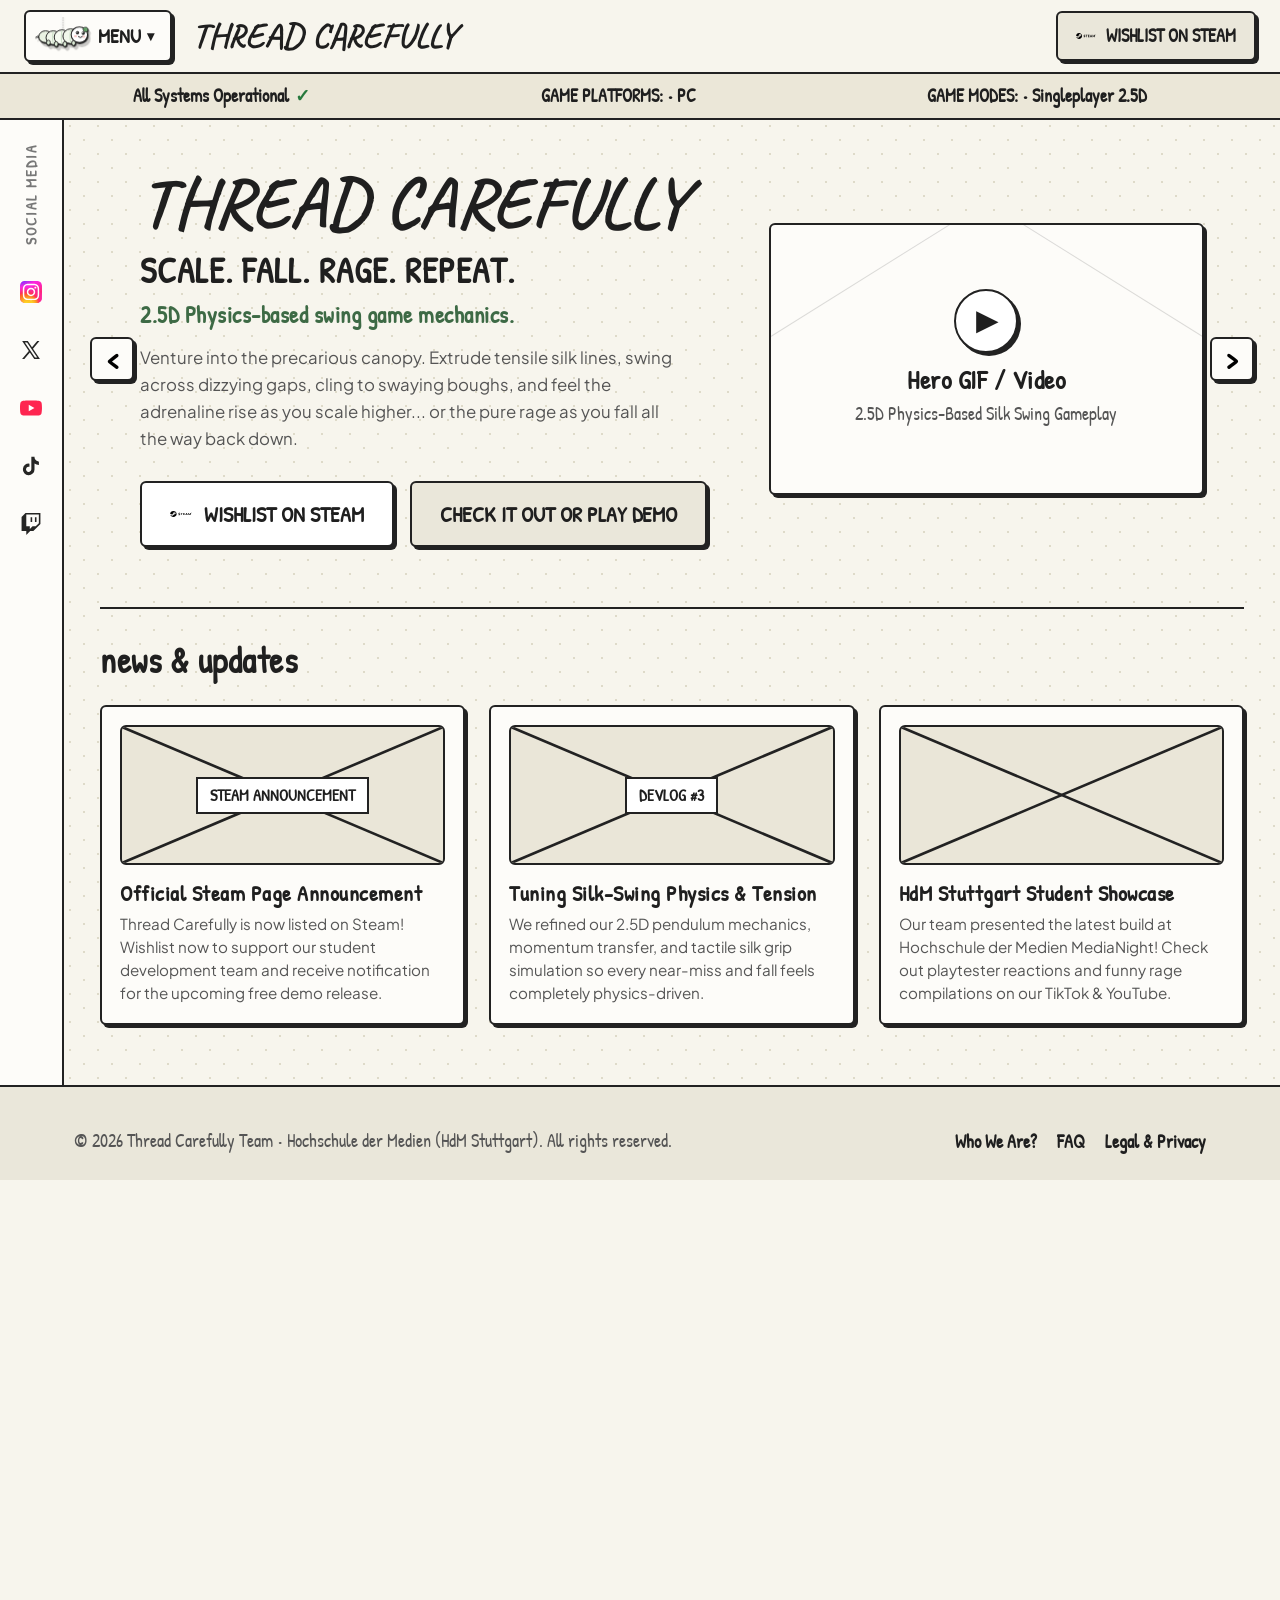
<file: Prototipo Web/index.html>
<!DOCTYPE html>
<html lang="en">
<head>
    <meta charset="UTF-8">
    <meta http-equiv="refresh" content="0; url=HTML/threadcarefully.html">
    <title>Redirecting to Thread Carefully</title>
</head>
<body>
    <p>Redirecting to <a href="HTML/threadcarefully.html">Thread Carefully</a>...</p>
</body>
</html>
</file>
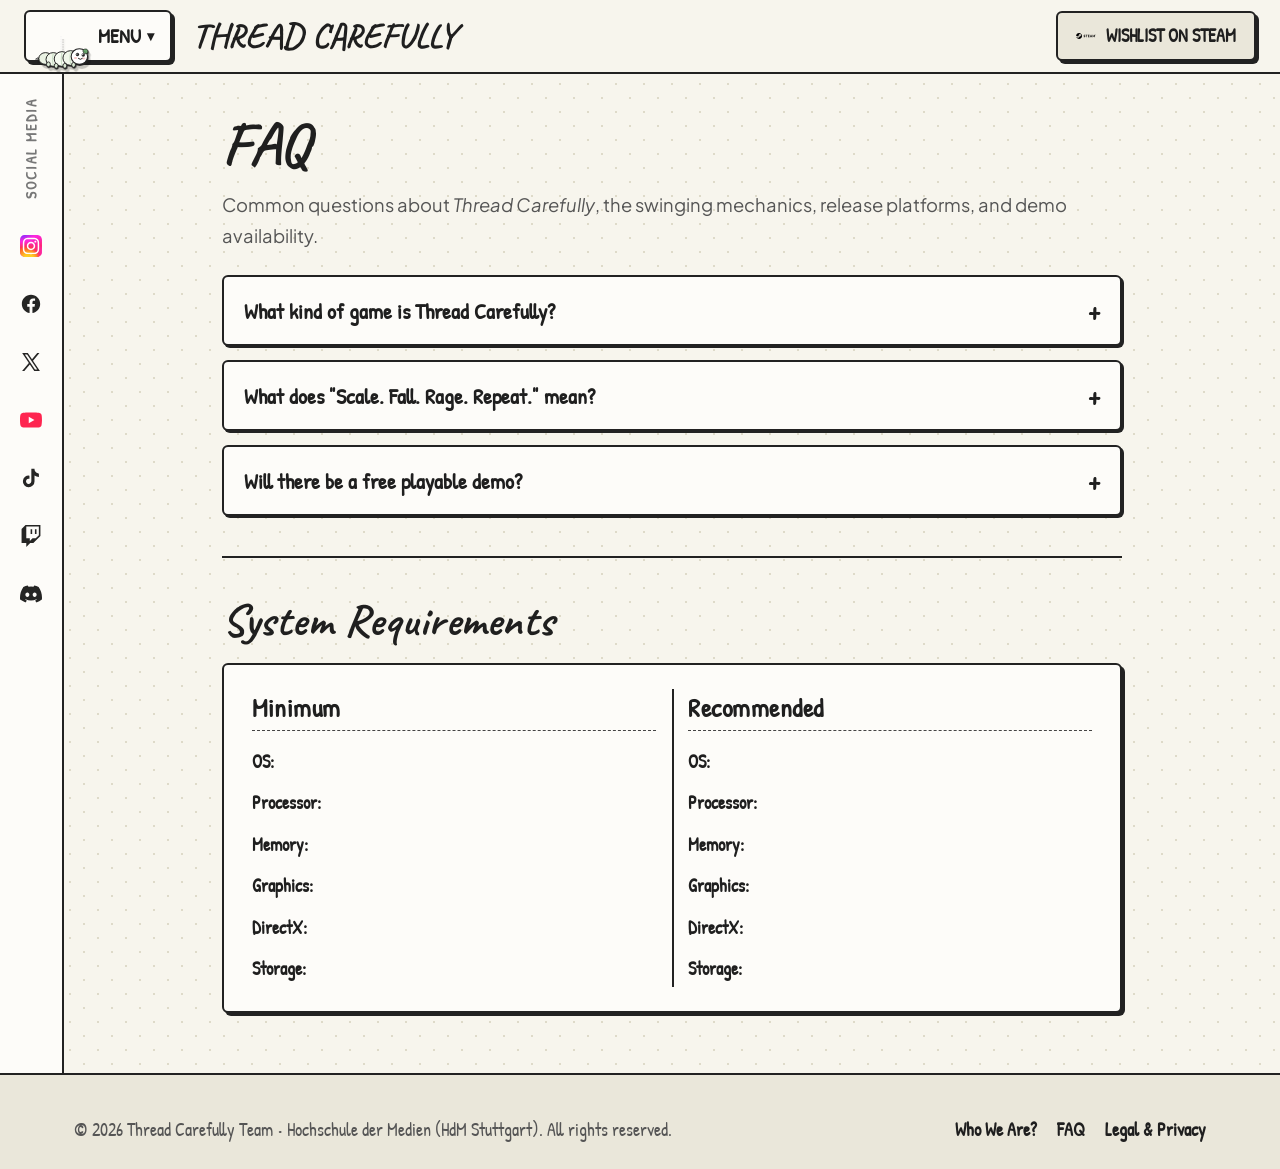
<file: Prototipo Web/HTML/faq.html>
<!DOCTYPE html>
<html lang="en">
<head>
    <meta charset="UTF-8">
    <meta name="viewport" content="width=device-width, initial-scale=1.0">
    <title>FAQ & System Requirements | Thread Carefully</title>
    <!-- Stylesheet -->
    <link rel="stylesheet" href="../CSS/estilosthreadcarefully.css">
</head>
<body>

    <!-- Site Header with Animated Silkworm Dropdown -->
    <header class="site-header">
        <nav class="navbar">
            <div class="nav-left">
                <!-- El propio gusano de seda bajando del menú con animación -->
                <div class="silkworm-nav-unit" id="silkwormNavUnit">
                    <div class="silkworm-drop-thread"></div>

                    <div class="silkworm-actor-mascot" title="¡Pasa el ratón para que baje el gusano de seda!">
                        <img src="../Images/silkworm.svg" alt="Silkworm mascot">
                    </div>

                    <div class="silkworm-btn-base" tabindex="0" role="button" aria-haspopup="true" aria-expanded="false">
                        <span class="silkworm-btn-label" style="padding-left: 56px;">Menu <span style="font-size:0.9rem;">▾</span></span>
                    </div>

                    <div class="silkworm-dropdown-panel" id="silkwormDropdownPanel">
                        <div class="silkworm-menu-sheet">
                            <ul class="silkworm-items-list">
                                <li class="silkworm-drop-item" style="--drop-order: 1;">
                                    <a href="threadcarefully.html" class="silkworm-menu-link">
                                        <span class="opt-icon">🏠</span>
                                        <div class="opt-info">
                                            <span class="opt-title">The Game</span>
                                            <span class="opt-sub">Main project showcase</span>
                                        </div>
                                    </a>
                                </li>
                                <li class="silkworm-drop-item" style="--drop-order: 2;">
                                    <a href="who-we-are.html" class="silkworm-menu-link">
                                        <span class="opt-icon">👥</span>
                                        <div class="opt-info">
                                            <span class="opt-title">Who We Are?</span>
                                            <span class="opt-sub">HdM student game studio</span>
                                        </div>
                                    </a>
                                </li>
                                <li class="silkworm-drop-item" style="--drop-order: 3;">
                                    <a href="faq.html" class="silkworm-menu-link active">
                                        <span class="opt-icon">❓</span>
                                        <div class="opt-info">
                                            <span class="opt-title">FAQ</span>
                                            <span class="opt-sub">Questions &amp; system reqs</span>
                                        </div>
                                    </a>
                                </li>
                                <li class="silkworm-drop-item" style="--drop-order: 4;">
                                    <a href="legal-privacy.html" class="silkworm-menu-link">
                                        <span class="opt-icon">⚖️</span>
                                        <div class="opt-info">
                                            <span class="opt-title">Legal &amp; Privacy</span>
                                            <span class="opt-sub">Terms, Privacy &amp; Cookies</span>
                                        </div>
                                    </a>
                                </li>
                                <li class="silkworm-drop-item" style="--drop-order: 5;">
                                    <a href="https://store.steampowered.com" target="_blank" rel="noopener noreferrer" class="silkworm-menu-link steam-opt">
                                        <span class="opt-icon"><img src="../Images/Steam_logo.svg" alt="Steam" width="18" height="18" style="filter:brightness(0) invert(1);"></span>
                                        <div class="opt-info">
                                            <span class="opt-title">Wishlist on Steam</span>
                                            <span class="opt-sub">Support on Steam Store</span>
                                        </div>
                                    </a>
                                </li>
                            </ul>
                            <div class="silkworm-sheet-footer">
                                <span>🐛 Spun with silk by HdM students</span>
                            </div>
                        </div>
                    </div>
                </div>

                <a href="threadcarefully.html" class="brand-title">Thread Carefully</a>
            </div>

            <div class="nav-right">
                <a href="https://store.steampowered.com" target="_blank" rel="noopener noreferrer" class="btn-wishlist">
                    <img src="../Images/Steam_logo.svg" alt="Steam">
                    <span>Wishlist on Steam</span>
                </a>
            </div>
        </nav>
    </header>

    <!-- Page Wrapper -->
    <div class="page-wrapper">
        <!-- Vertical Social Media Strip -->
        <aside class="vertical-social-strip">
            <span class="social-strip-label">Social Media</span>
            <a href="https://www.instagram.com/threadcarefully_hdm/" target="_blank" rel="noopener noreferrer" class="social-icon-link" title="Instagram">
                <img src="../Images/Instagram_logo.svg" alt="Instagram">
            </a>
            <a href="https://www.facebook.com" target="_blank" rel="noopener noreferrer" class="social-icon-link" title="Facebook">
                <img src="../Images/Facebook_logo.svg" alt="Facebook">
            </a>
            <a href="https://x.com/thread_hdm" target="_blank" rel="noopener noreferrer" class="social-icon-link" title="X">
                <img src="../Images/X_logo.svg" alt="X">
            </a>
            <a href="https://www.youtube.com/@ThreadCarefully_HdM" target="_blank" rel="noopener noreferrer" class="social-icon-link" title="YouTube">
                <img src="../Images/YouTube_logo.svg" alt="YouTube">
            </a>
            <a href="https://www.tiktok.com/@threadcarefully_hdm" target="_blank" rel="noopener noreferrer" class="social-icon-link" title="TikTok">
                <img src="../Images/TikTok_logo.svg" alt="TikTok">
            </a>
            <a href="https://www.twitch.tv" target="_blank" rel="noopener noreferrer" class="social-icon-link" title="Twitch">
                <img src="../Images/Twitch_logo.svg" alt="Twitch">
            </a>
            <a href="https://discord.com" target="_blank" rel="noopener noreferrer" class="social-icon-link" title="Discord">
                <img src="../Images/Discord_logo.svg" alt="Discord">
            </a>
        </aside>

        <!-- Main Content Area (image5.jpg sketch layout) -->
        <main class="main-layout">
            <div class="faq-container">
                <!-- Section 1: FAQ Accordions (Top of image5.jpg) -->
                <h1 class="sketch-subpage-title">FAQ</h1>
                <p class="sketch-subpage-intro" style="margin-bottom: 24px;">
                    Common questions about <em>Thread Carefully</em>, the swinging mechanics, release platforms, and demo availability.
                </p>

                <div class="sketch-accordion">
                    <!-- Item 1 -->
                    <div class="sketch-faq-item">
                        <button class="sketch-faq-question" aria-expanded="false">
                            <span>What kind of game is Thread Carefully?</span>
                            <span class="faq-plus">+</span>
                        </button>
                        <div class="sketch-faq-answer">
                            <p>
                                <em>Thread Carefully</em> is a high-stakes, 2.5D physics-based climbing and swinging rage game. As a daring silkworm/climber, you spin and latch tensile silk threads onto swaying branches and treacherous canopy obstacles. One miscalculated leap sends you tumbling back down!
                            </p>
                        </div>
                    </div>

                    <!-- Item 2 -->
                    <div class="sketch-faq-item">
                        <button class="sketch-faq-question" aria-expanded="false">
                            <span>What does "Scale. Fall. Rage. Repeat." mean?</span>
                            <span class="faq-plus">+</span>
                        </button>
                        <div class="sketch-faq-answer">
                            <p>
                                It embodies the core gameplay! Every climb is a tense ascent where skill and physics master each height. When you fall, there are no checkpoints—just lessons, a bit of rage, and the determination to scale higher on your next attempt.
                            </p>
                        </div>
                    </div>

                    <!-- Item 3 -->
                    <div class="sketch-faq-item">
                        <button class="sketch-faq-question" aria-expanded="false">
                            <span>Will there be a free playable demo?</span>
                            <span class="faq-plus">+</span>
                        </button>
                        <div class="sketch-faq-answer">
                            <p>
                                Yes! There will be a free playable demo at MediaNight, in the HdM Stuttgart Campus, on late January.
                            </p>
                        </div>
                    </div>
                </div>

                <hr class="sketch-divider-line">

                <!-- Section 2: System Requirements -->
                <h2 class="sketch-subpage-title" style="font-size: 2.8rem; margin-bottom: 20px;">System Requirements</h2>

                <div class="sys-req-box">
                    <!-- Minimum Requirements -->
                    <div class="sys-col">
                        <h4>Minimum</h4>
                        <ul class="sys-specs-list">
                            <li><strong>OS:</strong></li>
                            <li><strong>Processor:</strong></li>
                            <li><strong>Memory:</strong></li>
                            <li><strong>Graphics:</strong></li>
                            <li><strong>DirectX:</strong></li>
                            <li><strong>Storage:</strong></li>
                        </ul>
                    </div>

                    <!-- Recommended Requirements -->
                    <div class="sys-col">
                        <h4>Recommended</h4>
                        <ul class="sys-specs-list">
                            <li><strong>OS:</strong></li>
                            <li><strong>Processor:</strong></li>
                            <li><strong>Memory:</strong></li>
                            <li><strong>Graphics:</strong></li>
                            <li><strong>DirectX:</strong></li>
                            <li><strong>Storage:</strong></li>
                        </ul>
                    </div>
                </div>
            </div>
        </main>
    </div>

    <footer class="site-footer">
        <div class="container">
            <div class="footer-inner">
                <div class="footer-left">
                    <p>&copy; 2026 Thread Carefully Team &bull; Hochschule der Medien (HdM Stuttgart). All rights reserved.</p>
                </div>
                <ul class="footer-links">
                    <li><a href="who-we-are.html">Who We Are?</a></li>
                    <li><a href="faq.html">FAQ</a></li>
                    <li><a href="legal-privacy.html">Legal &amp; Privacy</a></li>
                </ul>
            </div>
        </div>
    </footer>

    <script src="../JS/main.js"></script>
</body>
</html>
</file>
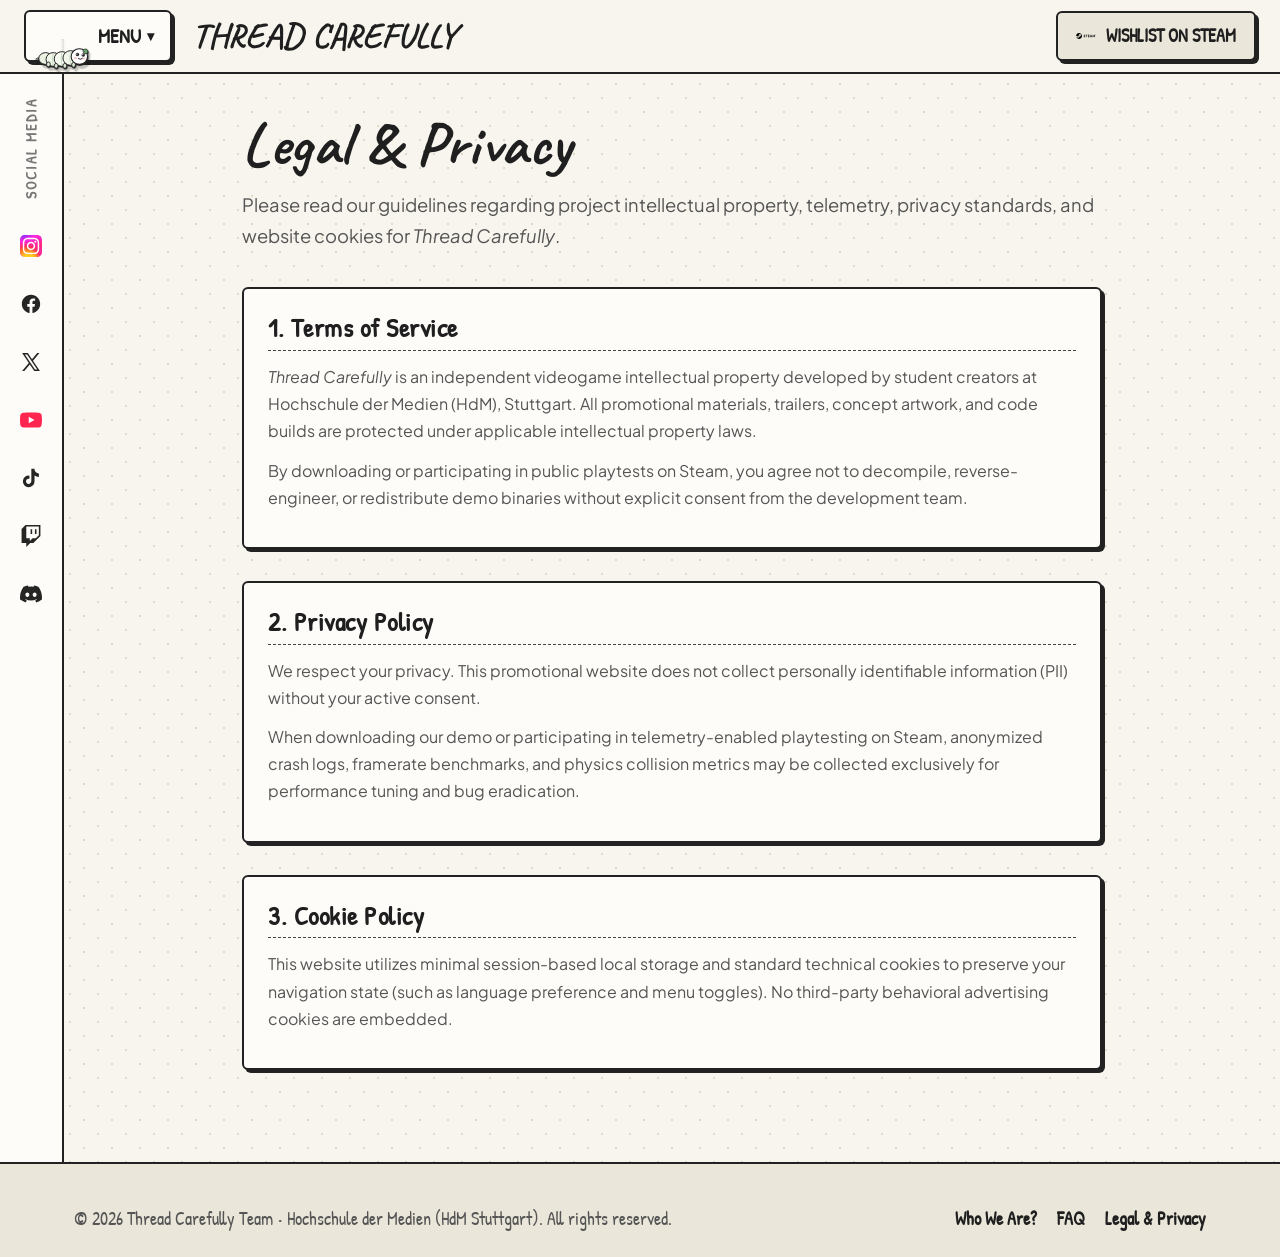
<file: Prototipo Web/HTML/legal-privacy.html>
<!DOCTYPE html>
<html lang="en">
<head>
    <meta charset="UTF-8">
    <meta name="viewport" content="width=device-width, initial-scale=1.0">
    <title>Legal & Privacy | Thread Carefully</title>
    <!-- Stylesheet -->
    <link rel="stylesheet" href="../CSS/estilosthreadcarefully.css">
</head>
<body>

    <!-- Site Header with Animated Silkworm Dropdown -->
    <header class="site-header">
        <nav class="navbar">
            <div class="nav-left">
                <!-- El propio gusano de seda bajando del menú con animación -->
                <div class="silkworm-nav-unit" id="silkwormNavUnit">
                    <div class="silkworm-drop-thread"></div>

                    <div class="silkworm-actor-mascot" title="¡Pasa el ratón para que baje el gusano de seda!">
                        <img src="../Images/silkworm.svg" alt="Silkworm mascot">
                    </div>

                    <div class="silkworm-btn-base" tabindex="0" role="button" aria-haspopup="true" aria-expanded="false">
                        <span class="silkworm-btn-label" style="padding-left: 56px;">Menu <span style="font-size:0.9rem;">▾</span></span>
                    </div>

                    <div class="silkworm-dropdown-panel" id="silkwormDropdownPanel">
                        <div class="silkworm-menu-sheet">
                            <ul class="silkworm-items-list">
                                <li class="silkworm-drop-item" style="--drop-order: 1;">
                                    <a href="threadcarefully.html" class="silkworm-menu-link">
                                        <span class="opt-icon">🏠</span>
                                        <div class="opt-info">
                                            <span class="opt-title">The Game</span>
                                            <span class="opt-sub">Main project showcase</span>
                                        </div>
                                    </a>
                                </li>
                                <li class="silkworm-drop-item" style="--drop-order: 2;">
                                    <a href="who-we-are.html" class="silkworm-menu-link">
                                        <span class="opt-icon">👥</span>
                                        <div class="opt-info">
                                            <span class="opt-title">Who We Are?</span>
                                            <span class="opt-sub">HdM student game studio</span>
                                        </div>
                                    </a>
                                </li>
                                <li class="silkworm-drop-item" style="--drop-order: 3;">
                                    <a href="faq.html" class="silkworm-menu-link">
                                        <span class="opt-icon">❓</span>
                                        <div class="opt-info">
                                            <span class="opt-title">FAQ</span>
                                            <span class="opt-sub">Questions &amp; system reqs</span>
                                        </div>
                                    </a>
                                </li>
                                <li class="silkworm-drop-item" style="--drop-order: 4;">
                                    <a href="legal-privacy.html" class="silkworm-menu-link active">
                                        <span class="opt-icon">⚖️</span>
                                        <div class="opt-info">
                                            <span class="opt-title">Legal &amp; Privacy</span>
                                            <span class="opt-sub">Terms, Privacy &amp; Cookies</span>
                                        </div>
                                    </a>
                                </li>
                                <li class="silkworm-drop-item" style="--drop-order: 5;">
                                    <a href="https://store.steampowered.com" target="_blank" rel="noopener noreferrer" class="silkworm-menu-link steam-opt">
                                        <span class="opt-icon"><img src="../Images/Steam_logo.svg" alt="Steam" width="18" height="18" style="filter:brightness(0) invert(1);"></span>
                                        <div class="opt-info">
                                            <span class="opt-title">Wishlist on Steam</span>
                                            <span class="opt-sub">Support on Steam Store</span>
                                        </div>
                                    </a>
                                </li>
                            </ul>
                            <div class="silkworm-sheet-footer">
                                <span>🐛 Spun with silk by HdM students</span>
                            </div>
                        </div>
                    </div>
                </div>

                <a href="threadcarefully.html" class="brand-title">Thread Carefully</a>
            </div>

            <div class="nav-right">
                <a href="https://store.steampowered.com" target="_blank" rel="noopener noreferrer" class="btn-wishlist">
                    <img src="../Images/Steam_logo.svg" alt="Steam">
                    <span>Wishlist on Steam</span>
                </a>
            </div>
        </nav>
    </header>

    <!-- Page Wrapper -->
    <div class="page-wrapper">
        <!-- Vertical Social Media Strip -->
        <aside class="vertical-social-strip">
            <span class="social-strip-label">Social Media</span>
            <a href="https://www.instagram.com/threadcarefully_hdm/" target="_blank" rel="noopener noreferrer" class="social-icon-link" title="Instagram">
                <img src="../Images/Instagram_logo.svg" alt="Instagram">
            </a>
            <a href="https://www.facebook.com" target="_blank" rel="noopener noreferrer" class="social-icon-link" title="Facebook">
                <img src="../Images/Facebook_logo.svg" alt="Facebook">
            </a>
            <a href="https://x.com/thread_hdm" target="_blank" rel="noopener noreferrer" class="social-icon-link" title="X">
                <img src="../Images/X_logo.svg" alt="X">
            </a>
            <a href="https://www.youtube.com/@ThreadCarefully_HdM" target="_blank" rel="noopener noreferrer" class="social-icon-link" title="YouTube">
                <img src="../Images/YouTube_logo.svg" alt="YouTube">
            </a>
            <a href="https://www.tiktok.com/@threadcarefully_hdm" target="_blank" rel="noopener noreferrer" class="social-icon-link" title="TikTok">
                <img src="../Images/TikTok_logo.svg" alt="TikTok">
            </a>
            <a href="https://www.twitch.tv" target="_blank" rel="noopener noreferrer" class="social-icon-link" title="Twitch">
                <img src="../Images/Twitch_logo.svg" alt="Twitch">
            </a>
            <a href="https://discord.com" target="_blank" rel="noopener noreferrer" class="social-icon-link" title="Discord">
                <img src="../Images/Discord_logo.svg" alt="Discord">
            </a>
        </aside>

        <!-- Main Content Area (image3.png sketch layout) -->
        <main class="main-layout">
            <div class="legal-container">
                <h1 class="sketch-subpage-title">Legal &amp; Privacy</h1>
                <p class="sketch-subpage-intro">
                    Please read our guidelines regarding project intellectual property, telemetry, privacy standards, and website cookies for <em>Thread Carefully</em>.
                </p>

                <!-- Section 1 from image3.png -->
                <article class="legal-section-item">
                    <h3>1. Terms of Service</h3>
                    <p>
                        <em>Thread Carefully</em> is an independent videogame intellectual property developed by student creators at Hochschule der Medien (HdM), Stuttgart. All promotional materials, trailers, concept artwork, and code builds are protected under applicable intellectual property laws.
                    </p>
                    <p>
                        By downloading or participating in public playtests on Steam, you agree not to decompile, reverse-engineer, or redistribute demo binaries without explicit consent from the development team.
                    </p>
                </article>

                <!-- Section 2 from image3.png -->
                <article class="legal-section-item">
                    <h3>2. Privacy Policy</h3>
                    <p>
                        We respect your privacy. This promotional website does not collect personally identifiable information (PII) without your active consent.
                    </p>
                    <p>
                        When downloading our demo or participating in telemetry-enabled playtesting on Steam, anonymized crash logs, framerate benchmarks, and physics collision metrics may be collected exclusively for performance tuning and bug eradication.
                    </p>
                </article>

                <!-- Section 3 from image3.png -->
                <article class="legal-section-item">
                    <h3>3. Cookie Policy</h3>
                    <p>
                        This website utilizes minimal session-based local storage and standard technical cookies to preserve your navigation state (such as language preference and menu toggles). No third-party behavioral advertising cookies are embedded.
                    </p>
                </article>
            </div>
        </main>
    </div>

    <!-- Footer -->
    <footer class="site-footer">
        <div class="container">
            <div class="footer-inner">
                <div class="footer-left">
                    <p>&copy; 2026 Thread Carefully Team &bull; Hochschule der Medien (HdM Stuttgart). All rights reserved.</p>
                </div>
                <ul class="footer-links">
                    <li><a href="who-we-are.html">Who We Are?</a></li>
                    <li><a href="faq.html">FAQ</a></li>
                    <li><a href="legal-privacy.html">Legal &amp; Privacy</a></li>
                </ul>
            </div>
        </div>
    </footer>

    <!-- Interactive Scripts -->
    <script src="../JS/main.js"></script>
</body>
</html>
</file>
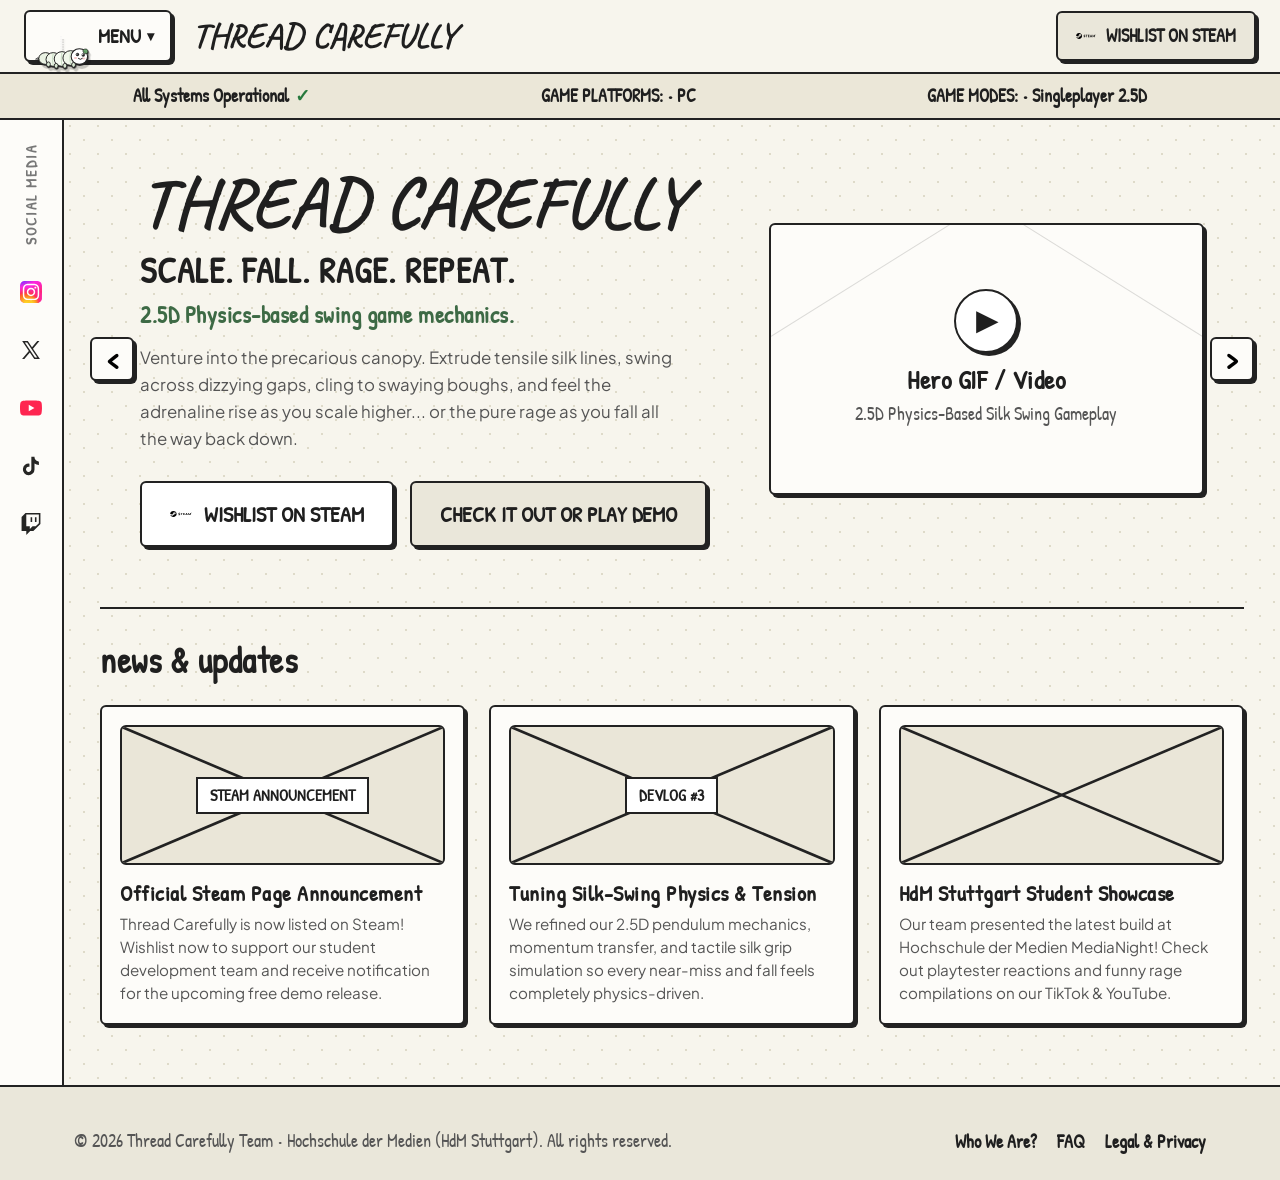
<file: Prototipo Web/HTML/threadcarefully.html>
<!DOCTYPE html>
<html lang="en">
<head>
    <meta charset="UTF-8">
    <meta name="viewport" content="width=device-width, initial-scale=1.0">
    <title>Thread Carefully | Scale. Fall. Rage. Repeat.</title>
    <!-- Stylesheet -->
    <link rel="stylesheet" href="../CSS/estilosthreadcarefully.css">
</head>
<body>

    <!-- Site Header with Animated Silkworm Dropdown -->
    <header class="site-header">
        <nav class="navbar">
            <div class="nav-left">
                <!-- El propio gusano de seda bajando del menú con animación -->
                <div class="silkworm-nav-unit" id="silkwormNavUnit">
                    <!-- Hilo de seda vertical que se estira al caer el gusano -->
                    <div class="silkworm-drop-thread"></div>

                    <!-- El propio gusano de seda (reposa arriba y baja colgando hasta el final del menú) -->
                    <div class="silkworm-actor-mascot" title="¡Pasa el ratón para que baje el gusano de seda!">
                        <img src="../Images/silkworm.svg" alt="Silkworm mascot">
                    </div>

                    <!-- Botón base del menú -->
                    <div class="silkworm-btn-base" tabindex="0" role="button" aria-haspopup="true" aria-expanded="false">
                        <span class="silkworm-btn-label" style="padding-left: 56px;">Menu <span style="font-size:0.9rem;">▾</span></span>
                    </div>

                    <!-- Desplegable con las opciones que van bajando -->
                    <div class="silkworm-dropdown-panel" id="silkwormDropdownPanel">
                        <div class="silkworm-menu-sheet">
                            <ul class="silkworm-items-list">
                                <li class="silkworm-drop-item" style="--drop-order: 1;">
                                    <a href="threadcarefully.html" class="silkworm-menu-link active">
                                        <span class="opt-icon">🏠</span>
                                        <div class="opt-info">
                                            <span class="opt-title">The Game</span>
                                            <span class="opt-sub">Main project showcase</span>
                                        </div>
                                    </a>
                                </li>
                                <li class="silkworm-drop-item" style="--drop-order: 2;">
                                    <a href="who-we-are.html" class="silkworm-menu-link">
                                        <span class="opt-icon">👥</span>
                                        <div class="opt-info">
                                            <span class="opt-title">Who We Are?</span>
                                            <span class="opt-sub">HdM student game studio</span>
                                        </div>
                                    </a>
                                </li>
                                <li class="silkworm-drop-item" style="--drop-order: 3;">
                                    <a href="faq.html" class="silkworm-menu-link">
                                        <span class="opt-icon">❓</span>
                                        <div class="opt-info">
                                            <span class="opt-title">FAQ</span>
                                            <span class="opt-sub">Questions &amp; system reqs</span>
                                        </div>
                                    </a>
                                </li>
                                <li class="silkworm-drop-item" style="--drop-order: 4;">
                                    <a href="legal-privacy.html" class="silkworm-menu-link">
                                        <span class="opt-icon">⚖️</span>
                                        <div class="opt-info">
                                            <span class="opt-title">Legal &amp; Privacy</span>
                                            <span class="opt-sub">Terms, Privacy &amp; Cookies</span>
                                        </div>
                                    </a>
                                </li>
                                <li class="silkworm-drop-item" style="--drop-order: 5;">
                                    <a href="https://store.steampowered.com" target="_blank" rel="noopener noreferrer" class="silkworm-menu-link steam-opt">
                                        <span class="opt-icon"><img src="../Images/Steam_logo.svg" alt="Steam" width="18" height="18" style="filter:brightness(0) invert(1);"></span>
                                        <div class="opt-info">
                                            <span class="opt-title">Wishlist on Steam</span>
                                            <span class="opt-sub">Support on Steam Store</span>
                                        </div>
                                    </a>
                                </li>
                            </ul>
                            <div class="silkworm-sheet-footer">
                                <span>🐛 Spun with silk by HdM students</span>
                            </div>
                        </div>
                    </div>
                </div>

                <a href="threadcarefully.html" class="brand-title">Thread Carefully</a>
            </div>
            <div class="nav-right">
                <a href="https://store.steampowered.com" target="_blank" rel="noopener noreferrer" class="btn-wishlist">
                    <img src="../Images/Steam_logo.svg" alt="Steam">
                    <span>Wishlist on Steam</span>
                </a>
            </div>
        </nav>
    </header>

    <!-- Sub-header Status Bar from Sketch image.png -->
    <div class="status-bar">
        <div class="status-bar-content">
            <div class="status-item">
                All Systems Operational <span class="check">✓</span>
            </div>
            <div class="status-item">
                GAME PLATFORMS: • PC
            </div>
            <div class="status-item">
                GAME MODES: • Singleplayer 2.5D
            </div>
        </div>
    </div>

    <!-- Page Wrapper (Left Social Media Strip + Main Content) -->
    <div class="page-wrapper">
        <!-- Left Vertical Social Media Strip from Sketch image.png -->
        <aside class="vertical-social-strip">
            <span class="social-strip-label">Social Media</span>
            <a href="https://www.instagram.com/threadcarefully_hdm/" target="_blank" rel="noopener noreferrer" class="social-icon-link" title="Instagram">
                <img src="../Images/Instagram_logo.svg" alt="Instagram">
            </a>
            <a href="https://x.com/thread_hdm" target="_blank" rel="noopener noreferrer" class="social-icon-link" title="X (Twitter)">
                <img src="../Images/X_logo.svg" alt="X">
            </a>
            <a href="https://www.youtube.com/@ThreadCarefully_HdM" target="_blank" rel="noopener noreferrer" class="social-icon-link" title="YouTube">
                <img src="../Images/YouTube_logo.svg" alt="YouTube">
            </a>
            <a href="https://www.tiktok.com/@threadcarefully_hdm" target="_blank" rel="noopener noreferrer" class="social-icon-link" title="TikTok">
                <img src="../Images/TikTok_logo.svg" alt="TikTok">
            </a>
            <a href="https://www.twitch.tv/threadcarefullyqa" target="_blank" rel="noopener noreferrer" class="social-icon-link" title="Twitch">
                <img src="../Images/Twitch_logo.svg" alt="Twitch">
            </a>
        </aside>

        <!-- Main Layout Area -->
        <main class="main-layout">
            <!-- Hero Section with Carousel Arrows -->
            <section class="hero-container">
                <button class="carousel-arrow prev" aria-label="Previous slide">&lt;</button>
                <button class="carousel-arrow next" aria-label="Next slide">&gt;</button>

                <div class="hero-grid">
                    <!-- Left Hero Content (image.png & image2.png) -->
                    <div class="hero-text-side">
                        <h1 class="hero-main-title">Thread Carefully</h1>
                        <h2 class="hero-tagline">Scale. Fall. Rage. Repeat.</h2>
                        <h3 class="hero-mechanic-sub">2.5D Physics-based swing game mechanics.</h3>
                        <p class="hero-desc">
                            Venture into the precarious canopy. Extrude tensile silk lines, swing across dizzying gaps, cling to swaying boughs, and feel the adrenaline rise as you scale higher... or the pure rage as you fall all the way back down.
                        </p>
                        <div class="hero-actions-row">
                            <a href="https://store.steampowered.com" target="_blank" rel="noopener noreferrer" class="btn-big-sketch primary">
                                <img src="../Images/Steam_logo.svg" alt="" width="22" height="22">
                                Wishlist on Steam
                            </a>
                            <a href="#news" class="btn-big-sketch secondary">
                                Check It Out or Play Demo
                            </a>
                        </div>
                    </div>

                    <!-- Right Hero Media Box: Hero GIF / Video (image2.png) -->
                    <div class="hero-media-box" title="Click to watch gameplay preview">
                        <div class="crossed-box-bg"></div>
                        <div class="media-inner-content">
                            <div class="play-circle">▶</div>
                            <h3>Hero GIF / Video</h3>
                            <p>2.5D Physics-Based Silk Swing Gameplay</p>
                        </div>
                    </div>
                </div>
            </section>

            <!-- News & Updates Section (image.png & image2.png) -->
            <section class="news-section" id="news">
                <h3 class="news-heading">news &amp; updates</h3>

                <div class="news-grid">
                    <!-- Card 1 -->
                    <article class="news-card">
                        <div class="sketch-thumb-placeholder">
                            <svg class="cross-lines" viewBox="0 0 100 100" preserveAspectRatio="none">
                                <line x1="0" y1="0" x2="100" y2="100" stroke="#222" stroke-width="1.5" />
                                <line x1="100" y1="0" x2="0" y2="100" stroke="#222" stroke-width="1.5" />
                            </svg>
                            <span class="thumb-badge">STEAM ANNOUNCEMENT</span>
                        </div>
                        <h4>Official Steam Page Announcement</h4>
                        <p>Thread Carefully is now listed on Steam! Wishlist now to support our student development team and receive notification for the upcoming free demo release.</p>
                    </article>

                    <!-- Card 2 -->
                    <article class="news-card">
                        <div class="sketch-thumb-placeholder">
                            <svg class="cross-lines" viewBox="0 0 100 100" preserveAspectRatio="none">
                                <line x1="0" y1="0" x2="100" y2="100" stroke="#222" stroke-width="1.5" />
                                <line x1="100" y1="0" x2="0" y2="100" stroke="#222" stroke-width="1.5" />
                            </svg>
                            <span class="thumb-badge">DEVLOG #3</span>
                        </div>
                        <h4>Tuning Silk-Swing Physics &amp; Tension</h4>
                        <p>We refined our 2.5D pendulum mechanics, momentum transfer, and tactile silk grip simulation so every near-miss and fall feels completely physics-driven.</p>
                    </article>

                    <!-- Card 3 -->
                    <article class="news-card">
                        <div class="sketch-thumb-placeholder">
                            <svg class="cross-lines" viewBox="0 0 100 100" preserveAspectRatio="none">
                                <line x1="0" y1="0" x2="100" y2="100" stroke="#222" stroke-width="1.5" />
                                <line x1="100" y1="0" x2="0" y2="100" stroke="#222" stroke-width="1.5" />
                            </svg>
                        </div>
                        <h4>HdM Stuttgart Student Showcase</h4>
                        <p>Our team presented the latest build at Hochschule der Medien MediaNight! Check out playtester reactions and funny rage compilations on our TikTok &amp; YouTube.</p>
                    </article>
                </div>
            </section>
        </main>
    </div>

    <!-- Footer -->
    <footer class="site-footer">
        <div class="container">
            <div class="footer-inner">
                <div class="footer-left">
                    <p>&copy; 2026 Thread Carefully Team &bull; Hochschule der Medien (HdM Stuttgart). All rights reserved.</p>
                </div>
                <ul class="footer-links">
                    <li><a href="who-we-are.html">Who We Are?</a></li>
                    <li><a href="faq.html">FAQ</a></li>
                    <li><a href="legal-privacy.html">Legal &amp; Privacy</a></li>
                </ul>
            </div>
        </div>
    </footer>

    <!-- Interactive Scripts -->
    <script src="../JS/main.js"></script>
</body>
</html>
</file>
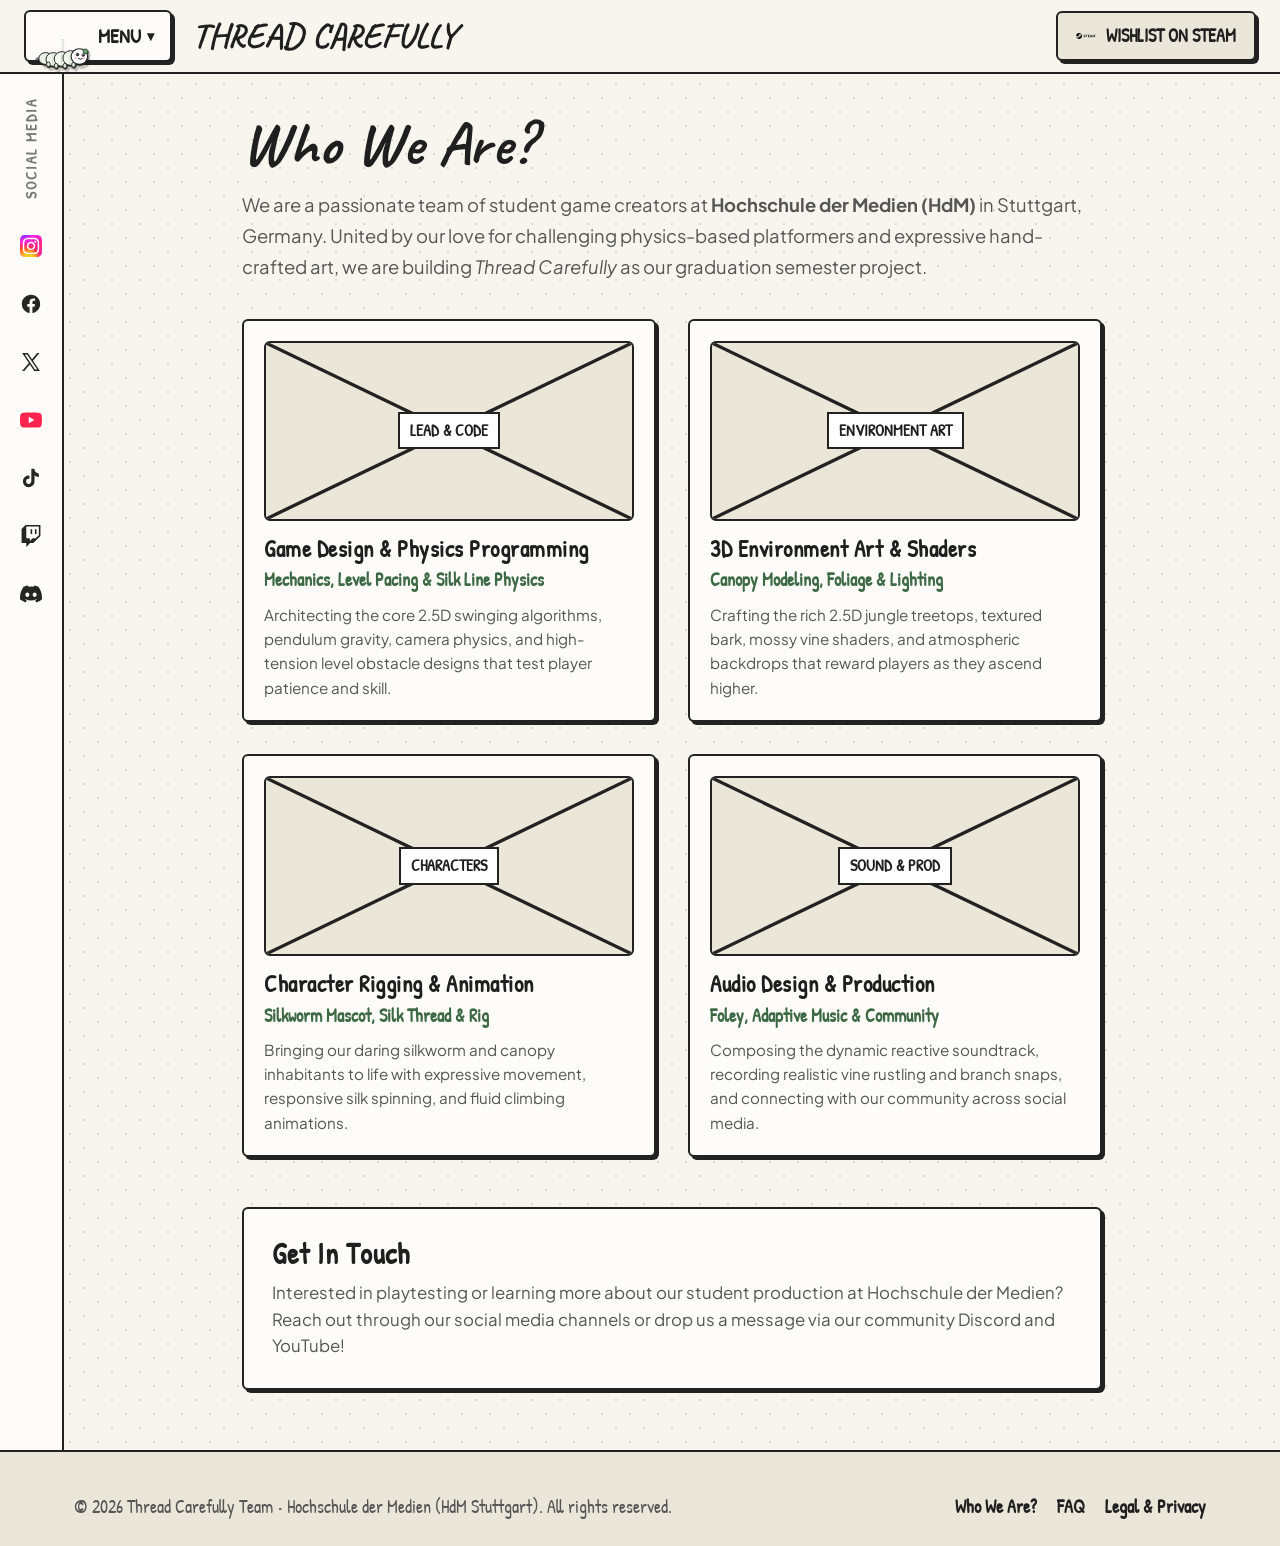
<file: Prototipo Web/HTML/who-we-are.html>
<!DOCTYPE html>
<html lang="en">
<head>
    <meta charset="UTF-8">
    <meta name="viewport" content="width=device-width, initial-scale=1.0">
    <title>Who We Are? | Thread Carefully</title>
    <!-- Stylesheet -->
    <link rel="stylesheet" href="../CSS/estilosthreadcarefully.css">
</head>
<body>

    <!-- Site Header with Animated Silkworm Dropdown -->
    <header class="site-header">
        <nav class="navbar">
            <div class="nav-left">
                <!-- El propio gusano de seda bajando del menú con animación -->
                <div class="silkworm-nav-unit" id="silkwormNavUnit">
                    <div class="silkworm-drop-thread"></div>

                    <div class="silkworm-actor-mascot" title="¡Pasa el ratón para que baje el gusano de seda!">
                        <img src="../Images/silkworm.svg" alt="Silkworm mascot">
                    </div>

                    <div class="silkworm-btn-base" tabindex="0" role="button" aria-haspopup="true" aria-expanded="false">
                        <span class="silkworm-btn-label" style="padding-left: 56px;">Menu <span style="font-size:0.9rem;">▾</span></span>
                    </div>

                    <div class="silkworm-dropdown-panel" id="silkwormDropdownPanel">
                        <div class="silkworm-menu-sheet">
                            <ul class="silkworm-items-list">
                                <li class="silkworm-drop-item" style="--drop-order: 1;">
                                    <a href="threadcarefully.html" class="silkworm-menu-link">
                                        <span class="opt-icon">🏠</span>
                                        <div class="opt-info">
                                            <span class="opt-title">The Game</span>
                                            <span class="opt-sub">Main project showcase</span>
                                        </div>
                                    </a>
                                </li>
                                <li class="silkworm-drop-item" style="--drop-order: 2;">
                                    <a href="who-we-are.html" class="silkworm-menu-link active">
                                        <span class="opt-icon">👥</span>
                                        <div class="opt-info">
                                            <span class="opt-title">Who We Are?</span>
                                            <span class="opt-sub">HdM student game studio</span>
                                        </div>
                                    </a>
                                </li>
                                <li class="silkworm-drop-item" style="--drop-order: 3;">
                                    <a href="faq.html" class="silkworm-menu-link">
                                        <span class="opt-icon">❓</span>
                                        <div class="opt-info">
                                            <span class="opt-title">FAQ</span>
                                            <span class="opt-sub">Questions &amp; system reqs</span>
                                        </div>
                                    </a>
                                </li>
                                <li class="silkworm-drop-item" style="--drop-order: 4;">
                                    <a href="legal-privacy.html" class="silkworm-menu-link">
                                        <span class="opt-icon">⚖️</span>
                                        <div class="opt-info">
                                            <span class="opt-title">Legal &amp; Privacy</span>
                                            <span class="opt-sub">Terms, Privacy &amp; Cookies</span>
                                        </div>
                                    </a>
                                </li>
                                <li class="silkworm-drop-item" style="--drop-order: 5;">
                                    <a href="https://store.steampowered.com" target="_blank" rel="noopener noreferrer" class="silkworm-menu-link steam-opt">
                                        <span class="opt-icon"><img src="../Images/Steam_logo.svg" alt="Steam" width="18" height="18" style="filter:brightness(0) invert(1);"></span>
                                        <div class="opt-info">
                                            <span class="opt-title">Wishlist on Steam</span>
                                            <span class="opt-sub">Support on Steam Store</span>
                                        </div>
                                    </a>
                                </li>
                            </ul>
                            <div class="silkworm-sheet-footer">
                                <span>🐛 Spun with silk by HdM students</span>
                            </div>
                        </div>
                    </div>
                </div>

                <a href="threadcarefully.html" class="brand-title">Thread Carefully</a>
            </div>

            <div class="nav-right">
                <a href="https://store.steampowered.com" target="_blank" rel="noopener noreferrer" class="btn-wishlist">
                    <img src="../Images/Steam_logo.svg" alt="Steam">
                    <span>Wishlist on Steam</span>
                </a>
            </div>
        </nav>
    </header>

    <!-- Page Wrapper -->
    <div class="page-wrapper">
        <!-- Vertical Social Media Strip -->
        <aside class="vertical-social-strip">
            <span class="social-strip-label">Social Media</span>
            <a href="https://www.instagram.com/threadcarefully_hdm/" target="_blank" rel="noopener noreferrer" class="social-icon-link" title="Instagram">
                <img src="../Images/Instagram_logo.svg" alt="Instagram">
            </a>
            <a href="https://www.facebook.com" target="_blank" rel="noopener noreferrer" class="social-icon-link" title="Facebook">
                <img src="../Images/Facebook_logo.svg" alt="Facebook">
            </a>
            <a href="https://x.com/thread_hdm" target="_blank" rel="noopener noreferrer" class="social-icon-link" title="X">
                <img src="../Images/X_logo.svg" alt="X">
            </a>
            <a href="https://www.youtube.com/@ThreadCarefully_HdM" target="_blank" rel="noopener noreferrer" class="social-icon-link" title="YouTube">
                <img src="../Images/YouTube_logo.svg" alt="YouTube">
            </a>
            <a href="https://www.tiktok.com/@threadcarefully_hdm" target="_blank" rel="noopener noreferrer" class="social-icon-link" title="TikTok">
                <img src="../Images/TikTok_logo.svg" alt="TikTok">
            </a>
            <a href="https://www.twitch.tv" target="_blank" rel="noopener noreferrer" class="social-icon-link" title="Twitch">
                <img src="../Images/Twitch_logo.svg" alt="Twitch">
            </a>
            <a href="https://discord.com" target="_blank" rel="noopener noreferrer" class="social-icon-link" title="Discord">
                <img src="../Images/Discord_logo.svg" alt="Discord">
            </a>
        </aside>

        <!-- Main Content Area (image4.png sketch layout) -->
        <main class="main-layout">
            <div class="who-we-are-container">
                <h1 class="sketch-subpage-title">Who We Are?</h1>
                <p class="sketch-subpage-intro">
                    We are a passionate team of student game creators at <strong>Hochschule der Medien (HdM)</strong> in Stuttgart, Germany. United by our love for challenging physics-based platformers and expressive hand-crafted art, we are building <em>Thread Carefully</em> as our graduation semester project.
                </p>

                <!-- 2x2 Grid of Team Members / Disciplines from sketch image4.png -->
                <div class="team-2x2-grid">
                    <!-- Member / Discipline 1 -->
                    <div class="team-2x2-card">
                        <div class="team-photo-box">
                            <svg class="cross-lines" viewBox="0 0 100 100" preserveAspectRatio="none" style="width:100%; height:100%; position:absolute; top:0; left:0;">
                                <line x1="0" y1="0" x2="100" y2="100" stroke="#222" stroke-width="1.5" />
                                <line x1="100" y1="0" x2="0" y2="100" stroke="#222" stroke-width="1.5" />
                            </svg>
                            <span class="thumb-badge" style="position:relative; z-index:2; background:#fff; border:2px solid #222; padding:4px 10px; font-family:var(--font-sketch); font-weight:bold;">LEAD &amp; CODE</span>
                        </div>
                        <h4>Game Design &amp; Physics Programming</h4>
                        <span class="team-role">Mechanics, Level Pacing &amp; Silk Line Physics</span>
                        <p>Architecting the core 2.5D swinging algorithms, pendulum gravity, camera physics, and high-tension level obstacle designs that test player patience and skill.</p>
                    </div>

                    <!-- Member / Discipline 2 -->
                    <div class="team-2x2-card">
                        <div class="team-photo-box">
                            <svg class="cross-lines" viewBox="0 0 100 100" preserveAspectRatio="none" style="width:100%; height:100%; position:absolute; top:0; left:0;">
                                <line x1="0" y1="0" x2="100" y2="100" stroke="#222" stroke-width="1.5" />
                                <line x1="100" y1="0" x2="0" y2="100" stroke="#222" stroke-width="1.5" />
                            </svg>
                            <span class="thumb-badge" style="position:relative; z-index:2; background:#fff; border:2px solid #222; padding:4px 10px; font-family:var(--font-sketch); font-weight:bold;">ENVIRONMENT ART</span>
                        </div>
                        <h4>3D Environment Art &amp; Shaders</h4>
                        <span class="team-role">Canopy Modeling, Foliage &amp; Lighting</span>
                        <p>Crafting the rich 2.5D jungle treetops, textured bark, mossy vine shaders, and atmospheric backdrops that reward players as they ascend higher.</p>
                    </div>

                    <!-- Member / Discipline 3 -->
                    <div class="team-2x2-card">
                        <div class="team-photo-box">
                            <svg class="cross-lines" viewBox="0 0 100 100" preserveAspectRatio="none" style="width:100%; height:100%; position:absolute; top:0; left:0;">
                                <line x1="0" y1="0" x2="100" y2="100" stroke="#222" stroke-width="1.5" />
                                <line x1="100" y1="0" x2="0" y2="100" stroke="#222" stroke-width="1.5" />
                            </svg>
                            <span class="thumb-badge" style="position:relative; z-index:2; background:#fff; border:2px solid #222; padding:4px 10px; font-family:var(--font-sketch); font-weight:bold;">CHARACTERS</span>
                        </div>
                        <h4>Character Rigging &amp; Animation</h4>
                        <span class="team-role">Silkworm Mascot, Silk Thread &amp; Rig</span>
                        <p>Bringing our daring silkworm and canopy inhabitants to life with expressive movement, responsive silk spinning, and fluid climbing animations.</p>
                    </div>

                    <!-- Member / Discipline 4 -->
                    <div class="team-2x2-card">
                        <div class="team-photo-box">
                            <svg class="cross-lines" viewBox="0 0 100 100" preserveAspectRatio="none" style="width:100%; height:100%; position:absolute; top:0; left:0;">
                                <line x1="0" y1="0" x2="100" y2="100" stroke="#222" stroke-width="1.5" />
                                <line x1="100" y1="0" x2="0" y2="100" stroke="#222" stroke-width="1.5" />
                            </svg>
                            <span class="thumb-badge" style="position:relative; z-index:2; background:#fff; border:2px solid #222; padding:4px 10px; font-family:var(--font-sketch); font-weight:bold;">SOUND &amp; PROD</span>
                        </div>
                        <h4>Audio Design &amp; Production</h4>
                        <span class="team-role">Foley, Adaptive Music &amp; Community</span>
                        <p>Composing the dynamic reactive soundtrack, recording realistic vine rustling and branch snaps, and connecting with our community across social media.</p>
                    </div>
                </div>

                <!-- Contact Anchor -->
                <div id="contact" style="margin-top: 50px; padding: 28px; background: var(--bg-paper-card); border: var(--sketch-border); border-radius: var(--radius-sketch); box-shadow: var(--sketch-shadow);">
                    <h3 style="font-size: 1.8rem; margin-bottom: 8px;">Get In Touch</h3>
                    <p style="color: var(--text-muted); font-size: 1.05rem; line-height: 1.6;">
                        Interested in playtesting or learning more about our student production at Hochschule der Medien? Reach out through our social media channels or drop us a message via our community Discord and YouTube!
                    </p>
                </div>
            </div>
        </main>
    </div>

    <!-- Footer -->
    <footer class="site-footer">
        <div class="container">
            <div class="footer-inner">
                <div class="footer-left">
                    <p>&copy; 2026 Thread Carefully Team &bull; Hochschule der Medien (HdM Stuttgart). All rights reserved.</p>
                </div>
                <ul class="footer-links">
                    <li><a href="who-we-are.html">Who We Are?</a></li>
                    <li><a href="faq.html">FAQ</a></li>
                    <li><a href="legal-privacy.html">Legal &amp; Privacy</a></li>
                </ul>
            </div>
        </div>
    </footer>

    <!-- Interactive Scripts -->
    <script src="../JS/main.js"></script>
</body>
</html>
</file>
<file: Prototipo Web/CSS/estilosthreadcarefully.css>
/* ===================================================================
   Thread Carefully - Main Stylesheet
   Faithfully adapted from hand-drawn concept sketches
   Theme: "Scale. Fall. Rage. Repeat." - 2.5D Physics Swing Adventure
   Interactive Feature: El propio gusano de seda baja del menú
   =================================================================== */

@import url('https://fonts.googleapis.com/css2?family=Caveat:wght@600;700&family=Patrick+Hand&family=Plus+Jakarta+Sans:wght@400;500;600;700;800&family=Dokdo&display=swap');

:root {
    --bg-paper: #f7f5ed;
    --bg-paper-card: #fdfcf9;
    --bg-paper-alt: #f0ede1;
    --border-sketch: #222222;
    --border-light: #444444;
    
    --text-pencil: #1f1f1f;
    --text-muted: #555555;
    --text-subtle: #777777;
    
    --accent-green: #3d6a45;
    --accent-green-hover: #2e5234;
    --accent-steam: #171a21;
    --accent-steam-hover: #2a475e;
    --accent-gold: #e2a03f;
    --silk-thread-color: #ffffff;
    
    --font-sketch: 'Patrick Hand', 'Caveat', cursive, sans-serif;
    --font-title: 'Caveat', 'Dokdo', cursive, sans-serif;
    --font-body: 'Plus Jakarta Sans', -apple-system, BlinkMacSystemFont, 'Segoe UI', Roboto, sans-serif;
    
    --sketch-border: 2px solid var(--border-sketch);
    --sketch-shadow: 3px 3px 0px var(--border-sketch);
    --sketch-shadow-hover: 5px 5px 0px var(--border-sketch);
    --radius-sketch: 6px;
    --radius-round: 999px;
    
    --transition: all 0.2s ease-in-out;
}

/* Reset & Base */
* {
    margin: 0;
    padding: 0;
    box-sizing: border-box;
}

html {
    scroll-behavior: smooth;
    font-size: 16px;
}

body {
    background-color: var(--bg-paper);
    color: var(--text-pencil);
    font-family: var(--font-body);
    line-height: 1.6;
    min-height: 100vh;
    display: flex;
    flex-direction: column;
    overflow-x: hidden;
    background-image: 
        radial-gradient(#dedac9 1px, transparent 1px),
        radial-gradient(#dedac9 1px, var(--bg-paper) 1px);
    background-size: 28px 28px;
    background-position: 0 0, 14px 14px;
}

h1, h2, h3, h4, h5, h6 {
    font-family: var(--font-sketch);
    color: var(--text-pencil);
    letter-spacing: 0.5px;
    line-height: 1.2;
}

a {
    color: var(--text-pencil);
    text-decoration: none;
    transition: var(--transition);
}

img {
    max-width: 100%;
    height: auto;
    display: block;
}

.container {
    width: 100%;
    max-width: 1180px;
    margin: 0 auto;
    padding: 0 24px;
}

/* ===================================================================
   Header & Navbar
   =================================================================== */
.site-header {
    position: relative;
    z-index: 200;
    background: var(--bg-paper);
    border-bottom: var(--sketch-border);
}

.navbar {
    display: flex;
    align-items: center;
    justify-content: space-between;
    padding: 8px 24px;      /* ligero más estrecho para que la imagen no quede apretada */
    max-width: 1280px;
    margin: 0 auto;
    position: relative;
    min-height: 72px;       /* altura mínima fija para que la imagen tenga espacio */
}

.nav-left {
    display: flex;
    align-items: center;
    gap: 20px;
}

.brand-title {
    font-family: var(--font-title);
    font-size: 2.2rem;
    font-weight: 700;
    line-height: 1;
    color: var(--text-pencil);
    text-transform: uppercase;
}

.nav-center-links {
    display: flex;
    align-items: center;
    list-style: none;
    gap: 24px;
}

.nav-center-links a {
    font-family: var(--font-sketch);
    font-size: 1.25rem;
    font-weight: 700;
    text-transform: uppercase;
    color: var(--text-pencil);
    padding: 4px 6px;
    border-bottom: 2px solid transparent;
}

.nav-center-links a:hover,
.nav-center-links a.active {
    border-bottom: 2px solid var(--border-sketch);
    color: var(--accent-green);
}

.nav-right {
    display: flex;
    align-items: center;
    gap: 16px;
}

/* Wishlist on Steam button */
.btn-wishlist {
    display: inline-flex;
    align-items: center;
    gap: 10px;
    background: #eae7da;
    border: var(--sketch-border);
    border-radius: var(--radius-sketch);
    box-shadow: var(--sketch-shadow);
    padding: 8px 18px;
    font-family: var(--font-sketch);
    font-size: 1.15rem;
    font-weight: 700;
    text-transform: uppercase;
    color: var(--text-pencil);
    cursor: pointer;
    transition: var(--transition);
}

.btn-wishlist:hover {
    background: #171a21;
    color: #ffffff;
    transform: translate(-2px, -2px);
    box-shadow: var(--sketch-shadow-hover);
}

.btn-wishlist img {
    width: 20px;
    height: 20px;
    transition: filter 0.2s ease;
}

.btn-wishlist:hover img {
    filter: brightness(0) invert(1);
}

.lang-selector {
    display: inline-flex;
    align-items: center;
    gap: 6px;
    font-family: var(--font-sketch);
    font-size: 1.15rem;
    font-weight: 700;
    color: var(--text-pencil);
    cursor: pointer;
}

/* ===================================================================
   El propio Gusano de Seda bajando del menú con animación
   =================================================================== */
.silkworm-nav-unit {
    position: relative;
    display: inline-flex;
    align-items: center;
    z-index: 300;
}

/* Trigger Button base */
.silkworm-btn-base {
    display: inline-flex;
    align-items: center;
    gap: 8px;
    background: var(--bg-paper-card);
    border: var(--sketch-border);
    border-radius: var(--radius-sketch);
    box-shadow: var(--sketch-shadow);
    padding: 8px 16px;
    cursor: pointer;
    user-select: none;
    transition: var(--transition);
}

.silkworm-btn-base:hover,
.silkworm-nav-unit.is-active .silkworm-btn-base {
    background: #ffffff;
    transform: translate(-1px, -1px);
    box-shadow: var(--sketch-shadow-hover);
}

.silkworm-btn-label {
    font-family: var(--font-sketch);
    font-size: 1.25rem;
    font-weight: 700;
    text-transform: uppercase;
    color: var(--text-pencil);
    display: flex;
    align-items: center;
    gap: 6px;
}

/* El propio gusano de seda (animado, cae y sube por su hilo) */
.silkworm-actor-mascot {
    position: absolute;
    /* Sit vertically centred inside the button, offset left so it peeks out */
    top: 50%;
    left: 8px;
    width: 58px;
    height: auto;
    z-index: 380;
    cursor: pointer;
    transform-origin: top center;
    filter: drop-shadow(2px 3px 0px rgba(0,0,0,0.2));
    /* En reposo, o por defecto cuando se repliega hacia arriba */
    animation: silkwormResting 3s ease-in-out infinite alternate;
}

.silkworm-actor-mascot img {
    width: 100%;
    height: auto;
}

/* Gentle idle bob while resting inside the button */
@keyframes silkwormResting {
    0%   { transform: translateY(-50%) rotate(0deg); }
    100% { transform: translateY(calc(-50% - 4px)) rotate(-4deg); }
}

/* -------------------------------------------------------
   Silk thread — always transitions so it retracts cleanly
   The JS writes --thread-height when open, removes it on close
   ------------------------------------------------------- */
.silkworm-drop-thread {
    position: absolute;
    top: 50%;
    left: 36px;
    width: 2.5px;
    /* Use JS-set custom property; falls back to 0 when not set (= retracted) */
    height: var(--thread-height, 0px);
    background: repeating-linear-gradient(
        to bottom,
        #ffffff,
        #ffffff 5px,
        #222222 5px,
        #222222 8px
    );
    box-shadow: 0 0 5px rgba(255, 255, 255, 0.95);
    z-index: 360;
    pointer-events: none;
    /* Transition applies in BOTH directions (open and close) */
    transition: height 1.2s cubic-bezier(0.25, 0.1, 0.25, 1);
}

/* 1) CUANDO SE ABRE EL MENÚ: EL GUSANO SE DEJA CAER PROGRESIVAMENTE */
.silkworm-nav-unit.is-active .silkworm-actor-mascot {
    animation: silkwormDescent 1.4s cubic-bezier(0.33, 1, 0.68, 1) forwards,
               silkwormHangingSwing 2.6s ease-in-out infinite alternate 1.42s;
}

/* 2) CUANDO SE CIERRA EL MENÚ: EL GUSANO TREPA / SE REPLIEGA HACIA ARRIBA */
.silkworm-nav-unit.is-retracting .silkworm-actor-mascot {
    animation: silkwormAscent 1.2s cubic-bezier(0.25, 0.1, 0.25, 1) forwards;
}

/* Multi-step, progressive descent — worm wiggles fluidamente a medida que baja hasta la altura de Steam */
@keyframes silkwormDescent {
    0%   { transform: translateY(-50%)                                                rotate(0deg);  }
    20%  { transform: translateY(calc(-50% + var(--worm-drop-px, 235px) * 0.22))      rotate(4deg);  }
    40%  { transform: translateY(calc(-50% + var(--worm-drop-px, 235px) * 0.45))      rotate(-4deg); }
    60%  { transform: translateY(calc(-50% + var(--worm-drop-px, 235px) * 0.68))      rotate(5deg);  }
    80%  { transform: translateY(calc(-50% + var(--worm-drop-px, 235px) * 0.88))      rotate(-3deg); }
    100% { transform: translateY(calc(-50% + var(--worm-drop-px, 235px)))             rotate(6deg);  }
}

/* Subida / repliegue gradual coordinado con la contracción del hilo */
@keyframes silkwormAscent {
    0%   { transform: translateY(calc(-50% + var(--worm-drop-px, 235px)))             rotate(6deg);  }
    25%  { transform: translateY(calc(-50% + var(--worm-drop-px, 235px) * 0.72))      rotate(-4deg); }
    50%  { transform: translateY(calc(-50% + var(--worm-drop-px, 235px) * 0.45))      rotate(4deg);  }
    75%  { transform: translateY(calc(-50% + var(--worm-drop-px, 235px) * 0.20))      rotate(-2deg); }
    100% { transform: translateY(-50%)                                                rotate(0deg);  }
}

/* Gentle pendulum swing once fully descended */
@keyframes silkwormHangingSwing {
    0%   { transform: translateY(calc(-50% + var(--worm-drop-px, 235px))) rotate(6deg); }
    50%  { transform: translateY(calc(-50% + var(--worm-drop-px, 235px) + 3px)) rotate(-5deg); }
    100% { transform: translateY(calc(-50% + var(--worm-drop-px, 235px) - 2px)) rotate(7deg); }
}

/* Contenedor del desplegable */
.silkworm-dropdown-panel {
    position: absolute;
    top: calc(100% + 8px);
    left: 0;
    width: 290px;
    pointer-events: none;
    opacity: 0;
    transform: translateY(-16px);
    transition: opacity 0.3s cubic-bezier(0.16, 1, 0.3, 1), transform 0.4s cubic-bezier(0.16, 1, 0.3, 1);
    z-index: 350;
}

.silkworm-nav-unit:hover .silkworm-dropdown-panel,
.silkworm-nav-unit.is-active .silkworm-dropdown-panel {
    opacity: 1;
    pointer-events: auto;
    transform: translateY(0);
}

/* Tarjeta del menú */
.silkworm-menu-sheet {
    background: var(--bg-paper-card);
    border: var(--sketch-border);
    border-radius: var(--radius-sketch);
    box-shadow: 4px 6px 0px var(--border-sketch);
    padding: 16px 14px 14px 40px; /* Margen para el hilo y el gusano que baja */
    position: relative;
    overflow: hidden;
}

.silkworm-menu-sheet::after {
    content: '';
    position: absolute;
    bottom: -30px;
    right: -30px;
    width: 90px;
    height: 90px;
    background: radial-gradient(circle, rgba(61, 106, 69, 0.1), transparent 70%);
    pointer-events: none;
}

.silkworm-menu-title {
    font-family: var(--font-sketch);
    font-size: 1.05rem;
    font-weight: 700;
    text-transform: uppercase;
    letter-spacing: 0.5px;
    color: var(--text-subtle);
    margin-bottom: 10px;
    display: flex;
    align-items: center;
    gap: 6px;
}

.silkworm-items-list {
    list-style: none;
    display: flex;
    flex-direction: column;
    gap: 8px;
}

/* LAS OPCIONES DEL MENÚ VAN BAJANDO */
.silkworm-drop-item {
    transform: translateY(-20px);
    opacity: 0;
    transition: transform 0.4s cubic-bezier(0.2, 1, 0.3, 1), opacity 0.3s ease;
}

.silkworm-nav-unit:hover .silkworm-drop-item,
.silkworm-nav-unit.is-active .silkworm-drop-item {
    transform: translateY(0);
    opacity: 1;
    /* Stagger each item to match the worm passing it during descent */
    transition-delay: calc(var(--drop-order) * 160ms);
}

.silkworm-menu-link {
    display: flex;
    align-items: center;
    gap: 12px;
    padding: 9px 12px;
    background: var(--bg-paper);
    border: 1.5px solid var(--border-sketch);
    border-radius: var(--radius-sketch);
    box-shadow: 2px 2px 0px var(--border-sketch);
    transition: var(--transition);
}

.silkworm-menu-link:hover,
.silkworm-menu-link.active {
    background: #ffffff;
    border-color: var(--accent-green);
    transform: translateX(4px);
    box-shadow: 3px 3px 0px var(--accent-green);
}

.silkworm-menu-link .opt-icon {
    font-size: 1.2rem;
    width: 26px;
    height: 26px;
    display: flex;
    align-items: center;
    justify-content: center;
    flex-shrink: 0;
}

.silkworm-menu-link .opt-info {
    display: flex;
    flex-direction: column;
}

.silkworm-menu-link .opt-title {
    font-family: var(--font-sketch);
    font-size: 1.2rem;
    font-weight: 700;
    color: var(--text-pencil);
    line-height: 1.1;
}

.silkworm-menu-link .opt-sub {
    font-size: 0.78rem;
    color: var(--text-muted);
}

.silkworm-menu-link.steam-opt {
    background: #171a21;
}

.silkworm-menu-link.steam-opt .opt-title {
    color: #ffffff;
}

.silkworm-menu-link.steam-opt .opt-sub {
    color: #9ab4c7;
}

.silkworm-menu-link.steam-opt:hover {
    background: #2a475e;
    box-shadow: 3px 3px 0px var(--border-sketch);
}

.silkworm-sheet-footer {
    margin-top: 12px;
    padding-top: 8px;
    border-top: 1px dashed #cfcaba;
    font-family: var(--font-sketch);
    font-size: 0.92rem;
    color: var(--text-subtle);
    display: flex;
    align-items: center;
    gap: 6px;
}

/* ===================================================================
   Silkworms image banner — centrado dentro del navbar
   =================================================================== */
.nav-banner {
    flex: 1;                   /* ocupa el espacio central entre nav-left y nav-right */
    display: flex;
    align-items: center;
    justify-content: center;
    overflow: hidden;
    height: 100%;
    padding: 0 16px;
    pointer-events: none;      /* no interfiere con clicks del navbar */
}

.nav-banner img {
    height: 56px;              /* se ajusta a la altura del navbar */
    width: auto;
    max-width: 100%;
    object-fit: contain;
    object-position: center;
    display: block;
    /* Blend suave con el fondo papel */
    mix-blend-mode: multiply;
    opacity: 0.92;
}

/* ===================================================================
   Status Ticker Banner (from sketch image.png)
   =================================================================== */
.status-bar {
    background: #ebe7d8;
    border-bottom: var(--sketch-border);
    padding: 8px 24px;
    font-family: var(--font-sketch);
    font-size: 1.1rem;
    font-weight: 700;
    color: var(--text-pencil);
}

.status-bar-content {
    max-width: 1280px;
    margin: 0 auto;
    display: flex;
    align-items: center;
    justify-content: space-around;
    flex-wrap: wrap;
    gap: 14px;
}

.status-item {
    display: flex;
    align-items: center;
    gap: 6px;
}

.status-item .check {
    color: #27793d;
    font-weight: bold;
}

/* ===================================================================
   Main Content Layout with Left Social Media Strip
   =================================================================== */
.page-wrapper {
    display: flex;
    flex-grow: 1;
    position: relative;
    max-width: 1440px;
    margin: 0 auto;
    width: 100%;
}

.vertical-social-strip {
    width: 64px;
    border-right: var(--sketch-border);
    background: var(--bg-paper-card);
    display: flex;
    flex-direction: column;
    align-items: center;
    padding: 24px 0;
    gap: 20px;
    flex-shrink: 0;
}

.social-strip-label {
    writing-mode: vertical-rl;
    text-orientation: mixed;
    transform: rotate(180deg);
    font-family: var(--font-sketch);
    font-size: 0.95rem;
    font-weight: 700;
    text-transform: uppercase;
    letter-spacing: 2px;
    color: var(--text-subtle);
    margin-bottom: 8px;
}

.social-icon-link {
    display: flex;
    align-items: center;
    justify-content: center;
    width: 38px;
    height: 38px;
    border-radius: var(--radius-sketch);
    border: 1.5px solid transparent;
    color: var(--text-pencil);
    transition: var(--transition);
}

.social-icon-link img {
    width: 22px;
    height: 22px;
    opacity: 0.85;
    transition: var(--transition);
}

.social-icon-link:hover {
    background: #e6e2d1;
    border-color: var(--border-sketch);
    transform: scale(1.15);
}

.social-icon-link:hover img {
    opacity: 1;
}

.main-layout {
    flex-grow: 1;
    padding: 40px 36px 60px;
    position: relative;
}

/* ===================================================================
   Hero Section with Carousel Controls (from image.png & image2.png)
   =================================================================== */
.hero-container {
    position: relative;
    padding: 10px 40px;
    margin-bottom: 50px;
}

.carousel-arrow {
    position: absolute;
    top: 50%;
    transform: translateY(-50%);
    background: var(--bg-paper-card);
    border: var(--sketch-border);
    box-shadow: var(--sketch-shadow);
    width: 44px;
    height: 44px;
    border-radius: var(--radius-sketch);
    display: flex;
    align-items: center;
    justify-content: center;
    font-family: var(--font-sketch);
    font-size: 1.8rem;
    font-weight: bold;
    cursor: pointer;
    z-index: 10;
    transition: var(--transition);
}

.carousel-arrow:hover {
    background: #ffffff;
    transform: translateY(-50%) translate(-2px, -2px);
    box-shadow: var(--sketch-shadow-hover);
}

.carousel-arrow.prev { left: -10px; }
.carousel-arrow.next { right: -10px; }

.hero-grid {
    display: grid;
    grid-template-columns: 1.15fr 0.85fr;
    gap: 40px;
    align-items: center;
}

.hero-text-side {
    display: flex;
    flex-direction: column;
}

.hero-main-title {
    font-family: var(--font-title);
    font-size: 4.4rem;
    font-weight: 700;
    line-height: 0.95;
    text-transform: uppercase;
    color: var(--text-pencil);
    margin-bottom: 12px;
}

.hero-tagline {
    font-family: var(--font-sketch);
    font-size: 2.2rem;
    font-weight: 700;
    text-transform: uppercase;
    letter-spacing: 1px;
    color: var(--text-pencil);
    margin-bottom: 10px;
}

.hero-mechanic-sub {
    font-family: var(--font-sketch);
    font-size: 1.45rem;
    font-weight: 600;
    color: var(--accent-green);
    margin-bottom: 16px;
}

.hero-desc {
    font-size: 1.05rem;
    color: var(--text-muted);
    line-height: 1.6;
    margin-bottom: 28px;
    max-width: 540px;
}

.hero-actions-row {
    display: flex;
    align-items: center;
    gap: 16px;
    flex-wrap: wrap;
}

.btn-big-sketch {
    display: inline-flex;
    align-items: center;
    justify-content: center;
    gap: 12px;
    padding: 14px 28px;
    border: var(--sketch-border);
    border-radius: var(--radius-sketch);
    box-shadow: var(--sketch-shadow);
    font-family: var(--font-sketch);
    font-size: 1.35rem;
    font-weight: 700;
    cursor: pointer;
    text-transform: uppercase;
    transition: var(--transition);
}

.btn-big-sketch.primary {
    background: #ffffff;
    color: var(--text-pencil);
}

.btn-big-sketch.primary:hover {
    background: #171a21;
    color: #ffffff;
    transform: translate(-2px, -2px);
    box-shadow: var(--sketch-shadow-hover);
}

.btn-big-sketch.primary:hover img {
    filter: brightness(0) invert(1);
}

.btn-big-sketch.secondary {
    background: #eae7da;
    color: var(--text-pencil);
}

.btn-big-sketch.secondary:hover {
    background: #ded9c7;
    transform: translate(-2px, -2px);
    box-shadow: var(--sketch-shadow-hover);
}

.hero-media-box {
    border: var(--sketch-border);
    border-radius: var(--radius-sketch);
    background: var(--bg-paper-card);
    box-shadow: var(--sketch-shadow);
    aspect-ratio: 16 / 10;
    display: flex;
    flex-direction: column;
    align-items: center;
    justify-content: center;
    position: relative;
    overflow: hidden;
    cursor: pointer;
    transition: var(--transition);
}

.hero-media-box:hover {
    transform: translate(-2px, -2px);
    box-shadow: var(--sketch-shadow-hover);
}

.crossed-box-bg {
    position: absolute;
    inset: 0;
    pointer-events: none;
    opacity: 0.15;
}

.crossed-box-bg::before,
.crossed-box-bg::after {
    content: '';
    position: absolute;
    inset: 0;
    border-top: 1.5px solid var(--border-sketch);
}

.crossed-box-bg::before {
    transform: rotate(32deg);
    transform-origin: center;
}

.crossed-box-bg::after {
    transform: rotate(-32deg);
    transform-origin: center;
}

.media-inner-content {
    z-index: 2;
    text-align: center;
    padding: 24px;
}

.play-circle {
    width: 64px;
    height: 64px;
    border-radius: 50%;
    border: var(--sketch-border);
    background: #ffffff;
    box-shadow: var(--sketch-shadow);
    display: flex;
    align-items: center;
    justify-content: center;
    font-size: 1.8rem;
    margin: 0 auto 12px;
    transition: var(--transition);
}

.hero-media-box:hover .play-circle {
    transform: scale(1.1);
    background: #171a21;
    color: #ffffff;
}

.media-inner-content h3 {
    font-size: 1.6rem;
    margin-bottom: 4px;
}

.media-inner-content p {
    font-family: var(--font-sketch);
    font-size: 1.1rem;
    color: var(--text-muted);
}

/* ===================================================================
   News & Updates Section (from image.png & image2.png)
   =================================================================== */
.news-section {
    margin-top: 40px;
    padding-top: 30px;
    border-top: var(--sketch-border);
}

.news-heading {
    font-family: var(--font-sketch);
    font-size: 2.2rem;
    font-weight: 700;
    margin-bottom: 24px;
    text-transform: lowercase;
}

.news-grid {
    display: grid;
    grid-template-columns: repeat(3, 1fr);
    gap: 24px;
}

.news-card {
    background: var(--bg-paper-card);
    border: var(--sketch-border);
    border-radius: var(--radius-sketch);
    box-shadow: var(--sketch-shadow);
    padding: 18px;
    transition: var(--transition);
    display: flex;
    flex-direction: column;
}

.news-card:hover {
    transform: translate(-2px, -2px);
    box-shadow: var(--sketch-shadow-hover);
}

.sketch-thumb-placeholder {
    width: 100%;
    height: 140px;
    border: var(--sketch-border);
    border-radius: var(--radius-sketch);
    background: #eae6d8;
    position: relative;
    overflow: hidden;
    margin-bottom: 14px;
    display: flex;
    align-items: center;
    justify-content: center;
}

.sketch-thumb-placeholder svg.cross-lines {
    width: 100%;
    height: 100%;
    position: absolute;
    top: 0;
    left: 0;
    pointer-events: none;
}

.sketch-thumb-placeholder .thumb-badge {
    position: relative;
    z-index: 2;
    background: #ffffff;
    border: var(--sketch-border);
    padding: 4px 12px;
    font-family: var(--font-sketch);
    font-size: 1rem;
    font-weight: 700;
}

.news-card h4 {
    font-size: 1.35rem;
    margin-bottom: 6px;
    line-height: 1.3;
}

.news-card p {
    font-size: 0.95rem;
    color: var(--text-muted);
    line-height: 1.5;
}

/* ===================================================================
   Who We Are? Subpage Styles (from image4.png)
   =================================================================== */
.who-we-are-container {
    max-width: 860px;
    margin: 0 auto;
}

.sketch-subpage-title {
    font-family: var(--font-title);
    font-size: 3.8rem;
    font-weight: 700;
    margin-bottom: 14px;
    line-height: 1;
}

.sketch-subpage-intro {
    font-size: 1.15rem;
    color: var(--text-muted);
    line-height: 1.7;
    margin-bottom: 36px;
}

.team-2x2-grid {
    display: grid;
    grid-template-columns: repeat(2, 1fr);
    gap: 32px;
}

.team-2x2-card {
    background: var(--bg-paper-card);
    border: var(--sketch-border);
    border-radius: var(--radius-sketch);
    box-shadow: var(--sketch-shadow);
    padding: 20px;
    transition: var(--transition);
}

.team-2x2-card:hover {
    transform: translate(-3px, -3px);
    box-shadow: var(--sketch-shadow-hover);
}

.team-photo-box {
    width: 100%;
    height: 180px;
    border: var(--sketch-border);
    border-radius: var(--radius-sketch);
    background: #eae6d8;
    position: relative;
    overflow: hidden;
    margin-bottom: 14px;
    display: flex;
    align-items: center;
    justify-content: center;
}

.team-2x2-card h4 {
    font-size: 1.45rem;
    margin-bottom: 4px;
}

.team-role {
    font-family: var(--font-sketch);
    font-size: 1.1rem;
    font-weight: 700;
    color: var(--accent-green);
    margin-bottom: 8px;
    display: block;
}

.team-2x2-card p {
    font-size: 0.95rem;
    color: var(--text-muted);
}

/* ===================================================================
   FAQ & System Requirements Subpage Styles (from image5.jpg)
   =================================================================== */
.faq-container {
    max-width: 900px;
    margin: 0 auto;
}

.sketch-accordion {
    display: flex;
    flex-direction: column;
    gap: 14px;
    margin-bottom: 40px;
}

.sketch-faq-item {
    background: var(--bg-paper-card);
    border: var(--sketch-border);
    border-radius: var(--radius-sketch);
    box-shadow: 2px 2px 0px var(--border-sketch);
    overflow: hidden;
    transition: var(--transition);
}

.sketch-faq-question {
    width: 100%;
    background: transparent;
    border: none;
    padding: 16px 20px;
    font-family: var(--font-sketch);
    font-size: 1.35rem;
    font-weight: 700;
    color: var(--text-pencil);
    display: flex;
    align-items: center;
    justify-content: space-between;
    cursor: pointer;
    text-align: left;
}

.sketch-faq-question .faq-plus {
    font-size: 1.6rem;
    font-weight: bold;
    color: var(--text-pencil);
    transition: transform 0.25s ease;
}

.sketch-faq-item.active .faq-plus {
    transform: rotate(45deg);
}

.sketch-faq-answer {
    max-height: 0;
    overflow: hidden;
    padding: 0 20px;
    color: var(--text-muted);
    font-size: 1rem;
    line-height: 1.6;
    transition: max-height 0.3s ease, padding 0.25s ease;
}

.sketch-faq-item.active .sketch-faq-answer {
    max-height: 400px;
    padding: 0 20px 18px 20px;
}

.sketch-divider-line {
    border: none;
    border-top: var(--sketch-border);
    margin: 40px 0;
}

.sys-req-box {
    background: var(--bg-paper-card);
    border: var(--sketch-border);
    border-radius: var(--radius-sketch);
    box-shadow: var(--sketch-shadow);
    padding: 28px;
    display: grid;
    grid-template-columns: 1fr 1fr;
    gap: 32px;
    position: relative;
}

.sys-req-box::after {
    content: '';
    position: absolute;
    top: 24px;
    bottom: 24px;
    left: 50%;
    width: 2px;
    background: var(--border-sketch);
}

.sys-col h4 {
    font-size: 1.6rem;
    margin-bottom: 16px;
    border-bottom: 1.5px dashed var(--border-light);
    padding-bottom: 6px;
}

.sys-specs-list {
    list-style: none;
    display: flex;
    flex-direction: column;
    gap: 12px;
    font-size: 0.98rem;
    color: var(--text-muted);
}

.sys-specs-list strong {
    color: var(--text-pencil);
    font-family: var(--font-sketch);
    font-size: 1.15rem;
}

/* ===================================================================
   Legal & Privacy Subpage (from image3.png)
   =================================================================== */
.legal-container {
    max-width: 860px;
    margin: 0 auto;
}

.legal-section-item {
    margin-bottom: 32px;
    background: var(--bg-paper-card);
    border: var(--sketch-border);
    border-radius: var(--radius-sketch);
    box-shadow: var(--sketch-shadow);
    padding: 24px;
}

.legal-section-item h3 {
    font-size: 1.6rem;
    margin-bottom: 12px;
    border-bottom: 1.5px dashed var(--border-light);
    padding-bottom: 6px;
}

.legal-section-item p {
    font-size: 1rem;
    color: var(--text-muted);
    line-height: 1.7;
    margin-bottom: 12px;
}

/* ===================================================================
   Footer
   =================================================================== */
.site-footer {
    background: #eae7da;
    border-top: var(--sketch-border);
    padding: 40px 0 24px;
    margin-top: auto;
}

.footer-inner {
    display: flex;
    justify-content: space-between;
    align-items: center;
    flex-wrap: wrap;
    gap: 20px;
}

.footer-left p {
    font-family: var(--font-sketch);
    font-size: 1.1rem;
    color: var(--text-muted);
}

.footer-links {
    display: flex;
    gap: 20px;
    list-style: none;
}

.footer-links a {
    font-family: var(--font-sketch);
    font-size: 1.15rem;
    font-weight: 700;
    color: var(--text-pencil);
}

.footer-links a:hover {
    color: var(--accent-green);
    text-decoration: underline;
}

/* ===================================================================
   Responsive Adjustments
   =================================================================== */
@media (max-width: 980px) {
    .nav-center-links {
        display: none;
    }

    .hero-grid {
        grid-template-columns: 1fr;
    }

    .news-grid {
        grid-template-columns: 1fr;
    }

    .team-2x2-grid {
        grid-template-columns: 1fr;
    }

    .sys-req-box {
        grid-template-columns: 1fr;
    }

    .sys-req-box::after {
        display: none;
    }
}

@media (max-width: 768px) {
    .vertical-social-strip {
        display: none;
    }

    .hero-main-title {
        font-size: 3rem;
    }

    .hero-tagline {
        font-size: 1.6rem;
    }

    .hero-container {
        padding: 0;
    }

    .carousel-arrow {
        display: none;
    }

    .silkworm-dropdown-panel {
        width: 260px;
    }
}
</file>
